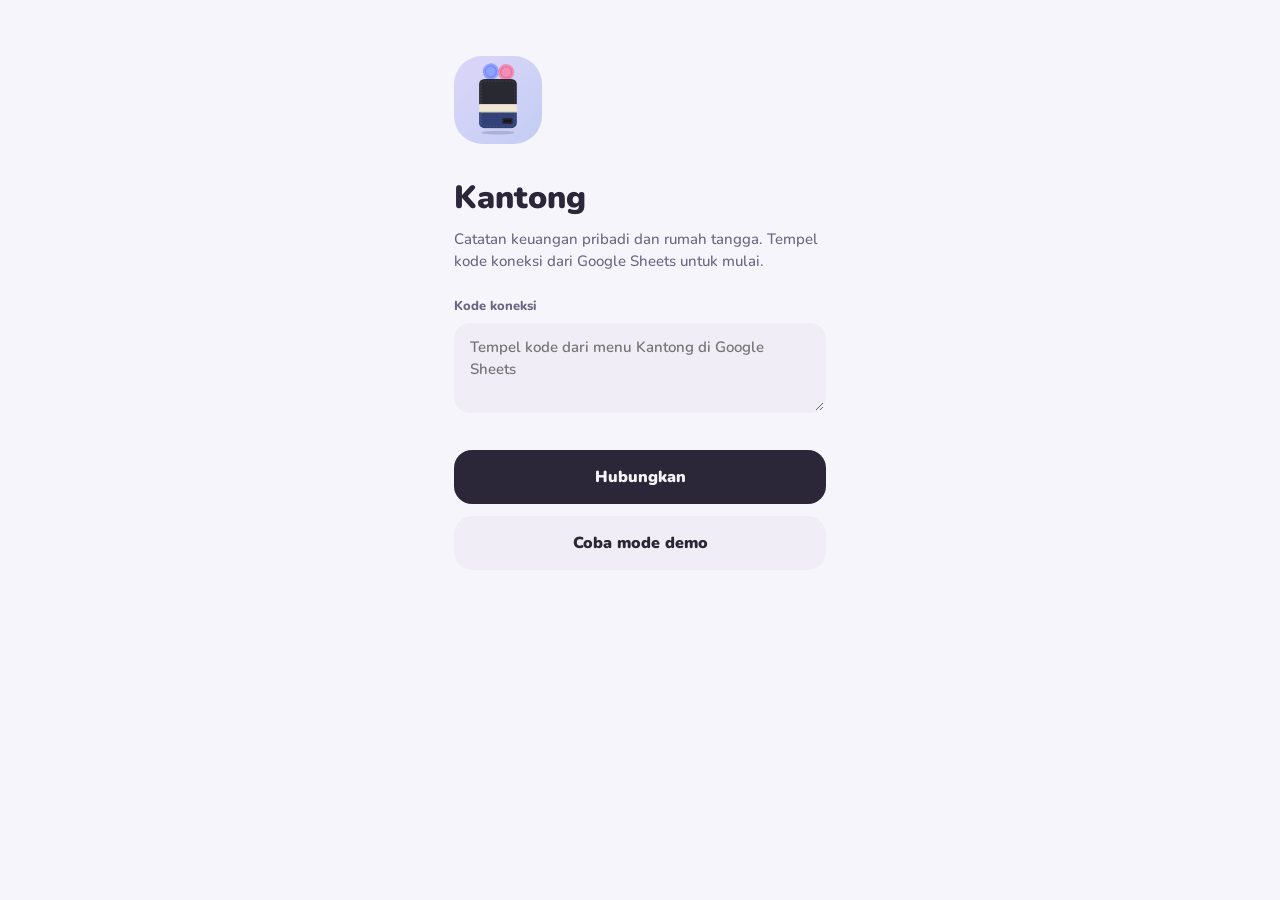
<file: kantong-pastel/index.html>
<!doctype html>
<html lang="id">
<head>
  <meta charset="utf-8">
  <meta name="viewport" content="width=device-width, initial-scale=1, viewport-fit=cover">
  <meta name="theme-color" content="#F7F5FC">
  <meta name="color-scheme" content="light dark">
  <meta name="apple-mobile-web-app-capable" content="yes">
  <meta name="mobile-web-app-capable" content="yes">
  <meta name="apple-mobile-web-app-status-bar-style" content="black-translucent">
  <meta name="apple-mobile-web-app-title" content="Kantong">
  <title>Kantong</title>
  <link rel="manifest" href="manifest.webmanifest">
  <link rel="icon" href="icons/icon.svg" type="image/svg+xml">
  <link rel="icon" href="icons/icon-32.png" sizes="32x32" type="image/png">
  <link rel="apple-touch-icon" href="icons/apple-touch-icon.png">
  <link rel="preload" href="fonts/nunito.woff2" as="font" type="font/woff2" crossorigin>
  <link rel="stylesheet" href="styles.css">
</head>
<body>
  <div id="app"></div>
  <div id="toast" class="toast" role="status" aria-live="polite"></div>
  <script src="core.js"></script>
  <script src="app.js"></script>
</body>
</html>
</file>
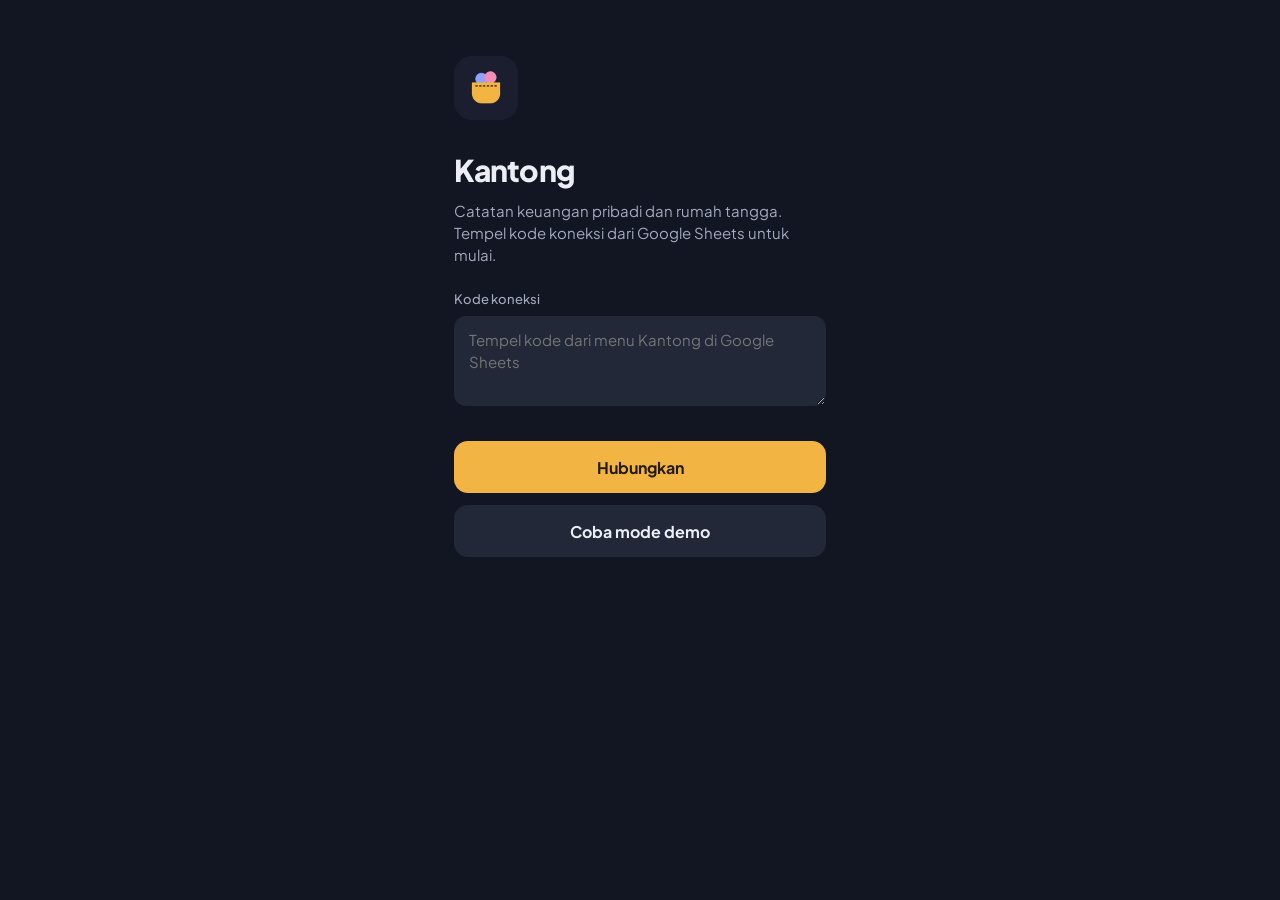
<file: kantong/app/index.html>
<!doctype html>
<html lang="id">
<head>
  <meta charset="utf-8">
  <meta name="viewport" content="width=device-width, initial-scale=1, viewport-fit=cover">
  <meta name="theme-color" content="#121522">
  <meta name="color-scheme" content="dark">
  <meta name="apple-mobile-web-app-capable" content="yes">
  <meta name="mobile-web-app-capable" content="yes">
  <meta name="apple-mobile-web-app-status-bar-style" content="black-translucent">
  <meta name="apple-mobile-web-app-title" content="Kantong">
  <title>Kantong</title>
  <link rel="manifest" href="manifest.webmanifest">
  <link rel="icon" href="icons/icon.svg" type="image/svg+xml">
  <link rel="apple-touch-icon" href="icons/apple-touch-icon.png">
  <link rel="preload" href="fonts/jakarta.woff2" as="font" type="font/woff2" crossorigin>
  <link rel="stylesheet" href="styles.css">
</head>
<body>
  <div id="app"></div>
  <div id="toast" class="toast" role="status" aria-live="polite"></div>
  <script src="core.js"></script>
  <script src="app.js"></script>
</body>
</html>
</file>
<file: kantong-pastel/styles.css>
@font-face {
  font-family: 'Nunito';
  src: url('fonts/nunito.woff2') format('woff2');
  font-weight: 200 1000;
  font-display: swap;
}

/* ---------- tema terang (default) ---------- */
:root {
  --bg: #F7F5FC;
  --surface: #FFFFFF;
  --surface-2: #F0EDF7;
  --surface-3: #E4DFF0;
  --line: #E4DFF0;
  --text: #2B2638;
  --text-2: #6B6480;
  --text-3: #9C95AE;
  --ink: #2B2638;            /* teks di atas warna pastel, selalu gelap */
  --accent: #C9B8FF;         /* lavender */
  --accent-ink: #2B2638;
  --in: #2F8A66;
  --over: #D9546A;
  --tf: #5B73C9;
  --b-riki: #B8D4FF;         /* biru langit */
  --b-istri: #FFC6DA;        /* pink */
  --b-rt: #FFE29A;           /* butter */
  --hero: #E9E1FF;
  --hero-2: #FFE7D6;
  --shadow: 0 6px 20px rgba(80, 60, 140, .07);
  --tabbar: rgba(255, 255, 255, .9);
  --scrim: rgba(43, 38, 56, .35);

  --gutter: 16px;
  --r-sheet: 28px;
  --r-card: 24px;
  --r-field: 16px;
  --tab-h: 66px;
  --safe-b: env(safe-area-inset-bottom, 0px);
  --safe-t: env(safe-area-inset-top, 0px);
  color-scheme: light;
}

/* ---------- tema gelap ---------- */
@media (prefers-color-scheme: dark) {
  :root:not([data-theme="light"]) {
    --bg: #1B1925; --surface: #252232; --surface-2: #2E2A3D; --surface-3: #3A3550; --line: #3A3550;
    --text: #F3F0FA; --text-2: #B9B2CC; --text-3: #7F7896;
    --accent: #BFAEFF; --in: #8EE3BC; --over: #FF9AAA; --tf: #A9B9FF;
    --b-riki: #9DBFF5; --b-istri: #F5A9C4; --b-rt: #F2D383;
    --hero: #33294F; --hero-2: #3D2F2A;
    --shadow: none; --tabbar: rgba(27, 25, 37, .9); --scrim: rgba(0, 0, 0, .55);
    color-scheme: dark;
  }
}
:root[data-theme="dark"] {
  --bg: #1B1925; --surface: #252232; --surface-2: #2E2A3D; --surface-3: #3A3550; --line: #3A3550;
  --text: #F3F0FA; --text-2: #B9B2CC; --text-3: #7F7896;
  --accent: #BFAEFF; --in: #8EE3BC; --over: #FF9AAA; --tf: #A9B9FF;
  --b-riki: #9DBFF5; --b-istri: #F5A9C4; --b-rt: #F2D383;
  --hero: #33294F; --hero-2: #3D2F2A;
  --shadow: none; --tabbar: rgba(27, 25, 37, .9); --scrim: rgba(0, 0, 0, .55);
  color-scheme: dark;
}

* { box-sizing: border-box; -webkit-tap-highlight-color: transparent; }
html, body { margin: 0; background: var(--bg); color: var(--text); }
body {
  font-family: 'Nunito', ui-rounded, system-ui, -apple-system, 'Segoe UI', sans-serif;
  font-size: 15px; line-height: 1.45; font-weight: 500;
  -webkit-font-smoothing: antialiased; overscroll-behavior-y: none;
}
button, input, select, textarea { font: inherit; color: inherit; }
button { cursor: pointer; border: 0; background: none; padding: 0; }
:focus-visible { outline: 2px solid var(--tf); outline-offset: 2px; border-radius: 10px; }
.num { font-variant-numeric: tabular-nums; }
.muted { color: var(--text-2); }
.faint { color: var(--text-3); }
.hidden { display: none !important; }

/* ---------- shell ---------- */
#app { max-width: 480px; margin: 0 auto; min-height: 100dvh; position: relative; }
.view { padding: calc(var(--safe-t) + 22px) var(--gutter) calc(var(--tab-h) + var(--safe-b) + 32px); }
.topbar { display: flex; align-items: flex-start; justify-content: space-between; gap: 12px; margin-bottom: 18px; }
.topbar h1 { font-size: 27px; line-height: 1.15; font-weight: 900; margin: 2px 0 0; letter-spacing: -0.02em; }
.topbar .date { font-size: 14px; color: var(--text-2); font-weight: 600; }
.back { display: inline-flex; align-items: center; gap: 4px; color: var(--text-2); min-height: 44px; margin: -8px 0 4px -6px; padding: 0 6px; font-weight: 700; }
.back svg { width: 20px; height: 20px; }
.top-actions { display: flex; gap: 8px; align-items: center; }

.sync { display: inline-flex; align-items: center; gap: 6px; font-size: 12px; font-weight: 700; color: var(--text-2);
  min-height: 34px; padding: 0 12px; border-radius: 999px; background: var(--surface); box-shadow: var(--shadow); }
.sync i { width: 8px; height: 8px; border-radius: 50%; background: var(--in); }
.sync.pending i { background: #F2B544; }
.sync.offline i { background: var(--text-3); }
.sync.busy i { animation: pulse 1s ease-in-out infinite; }
@keyframes pulse { 50% { opacity: .3; } }
.theme-btn { width: 34px; height: 34px; border-radius: 50%; background: var(--surface); box-shadow: var(--shadow); display: grid; place-items: center; color: var(--text-2); }
.theme-btn svg { width: 17px; height: 17px; }

.tabbar { position: fixed; left: 0; right: 0; bottom: 0; z-index: 20; padding-bottom: var(--safe-b); background: var(--tabbar);
  backdrop-filter: blur(14px); -webkit-backdrop-filter: blur(14px); border-top: 1px solid var(--line); }
.tabbar nav { max-width: 480px; margin: 0 auto; display: grid; grid-template-columns: repeat(4, 1fr); height: var(--tab-h); padding: 0 8px; }
.tabbar button { display: flex; flex-direction: column; align-items: center; justify-content: center; gap: 3px; font-size: 11px; font-weight: 800; color: var(--text-3); }
.tabbar button svg { width: 24px; height: 24px; padding: 2px; border-radius: 10px; box-sizing: content-box; padding: 3px 14px; }
.tabbar button[aria-current="page"] { color: var(--text); }
.tabbar button[aria-current="page"] svg { background: var(--accent); color: var(--ink); }

/* ---------- section ---------- */
.section { margin-top: 26px; }
.section-h { display: flex; align-items: baseline; justify-content: space-between; margin: 0 4px 10px; }
.section-h h2 { font-size: 18px; font-weight: 900; margin: 0; }
.section-h .aside { font-size: 13px; color: var(--text-2); font-weight: 600; }
.card { background: var(--surface); border-radius: var(--r-card); padding: 18px; box-shadow: var(--shadow); }
.empty { padding: 28px 16px; text-align: center; color: var(--text-2); font-size: 14px; }

/* ---------- chips ---------- */
.chips { display: flex; gap: 8px; overflow-x: auto; scrollbar-width: none; margin: 0 calc(var(--gutter) * -1); padding: 2px var(--gutter); scroll-padding: var(--gutter); }
.chips::-webkit-scrollbar { display: none; }
.chips.wrap { flex-wrap: wrap; overflow: visible; margin: 0; padding: 0; }
.chip { flex: none; display: inline-flex; align-items: center; gap: 8px; min-height: 42px; padding: 0 16px;
  border-radius: 999px; background: var(--surface-2); color: var(--text-2); font-size: 14px; font-weight: 700;
  border: 2px solid transparent; white-space: nowrap; }
.chip .dot { width: 10px; height: 10px; border-radius: 50%; flex: none; }
.chip[aria-pressed="true"] { background: var(--c, var(--accent)); color: var(--ink); }
.chip[aria-pressed="true"] .dot { background: var(--ink) !important; opacity: .35; }
.chip.add { color: var(--text-3); border: 2px dashed var(--line); background: none; }

.seg { display: grid; grid-auto-flow: column; grid-auto-columns: 1fr; background: var(--surface-2); border-radius: 18px; padding: 5px; gap: 4px; }
.seg button { min-height: 40px; border-radius: 14px; font-size: 14px; font-weight: 800; color: var(--text-2); }
.seg button[aria-pressed="true"] { background: var(--surface); color: var(--text); box-shadow: 0 2px 8px rgba(80, 60, 140, .10); }
.seg button[data-tipe="Pengeluaran"][aria-pressed="true"] { background: #FFD1C2; color: var(--ink); }
.seg button[data-tipe="Pemasukan"][aria-pressed="true"] { background: #BDEBD3; color: var(--ink); }
.seg button[data-tipe="Transfer"][aria-pressed="true"] { background: #C7D3FF; color: var(--ink); }

.buku-tabs { display: flex; gap: 8px; overflow-x: auto; scrollbar-width: none; margin-bottom: 16px; }
.buku-tabs button { flex: none; min-height: 38px; padding: 0 16px; border-radius: 999px; font-size: 13px; font-weight: 800;
  color: var(--text-2); background: var(--surface); display: inline-flex; align-items: center; gap: 8px; box-shadow: var(--shadow); }
.buku-tabs button i { width: 9px; height: 9px; border-radius: 50%; background: var(--c); }
.buku-tabs button[aria-pressed="true"] { background: var(--c, var(--accent)); color: var(--ink); }
.buku-tabs button[aria-pressed="true"] i { background: var(--ink); opacity: .35; }

.monthbar { display: flex; align-items: center; justify-content: space-between; margin-bottom: 16px; background: var(--surface); border-radius: 18px; padding: 2px; box-shadow: var(--shadow); }
.monthbar strong { font-size: 16px; font-weight: 900; }
.iconbtn { width: 44px; height: 44px; display: inline-flex; align-items: center; justify-content: center; border-radius: 14px; color: var(--text-2); }
.iconbtn:disabled { opacity: .3; }
.iconbtn svg { width: 20px; height: 20px; }

/* ---------- input form ---------- */
.entry { background: var(--surface); border-radius: var(--r-sheet); padding: 16px; box-shadow: var(--shadow); }
.amount { display: flex; align-items: baseline; gap: 8px; padding: 22px 6px 14px; }
.amount span { font-size: 22px; font-weight: 800; color: var(--text-3); }
.amount input { flex: 1; min-width: 0; background: none; border: 0; outline: none; font-size: 46px; font-weight: 900;
  letter-spacing: -0.02em; line-height: 1.1; caret-color: var(--tf); font-variant-numeric: tabular-nums; color: var(--text); }
.amount input::placeholder { color: var(--surface-3); }
.amount.in input { color: var(--in); }
.amount.tf input { color: var(--tf); }
.field { margin-top: 16px; }
.field label, .field .lbl { display: block; font-size: 13px; color: var(--text-2); margin-bottom: 8px; font-weight: 800; }
.row2 { display: grid; grid-template-columns: 1fr 1fr; gap: 10px; }
.input { width: 100%; min-height: 48px; background: var(--surface-2); border: 2px solid transparent; border-radius: var(--r-field);
  padding: 0 14px; outline: none; font-size: 15px; font-weight: 600; }
.input:focus { border-color: var(--accent); background: var(--surface); }
textarea.input { padding: 12px 14px; min-height: 90px; resize: vertical; }
.toggle { width: 100%; text-align: left; display: flex; align-items: center; justify-content: space-between; gap: 12px; min-height: 48px; }
.toggle .sw { position: relative; width: 48px; height: 30px; border-radius: 999px; background: var(--surface-3); flex: none; transition: background .15s; }
.toggle .sw::after { content: ''; position: absolute; top: 4px; left: 4px; width: 22px; height: 22px; border-radius: 50%; background: #fff; transition: transform .15s; box-shadow: 0 1px 3px rgba(0,0,0,.15); }
.toggle[aria-checked="true"] .sw { background: var(--accent); }
.toggle[aria-checked="true"] .sw::after { transform: translateX(18px); }
.btn { display: inline-flex; align-items: center; justify-content: center; gap: 8px; min-height: 54px; width: 100%;
  border-radius: 18px; font-weight: 900; font-size: 16px; background: var(--text); color: var(--bg); margin-top: 20px; }
.btn:disabled { opacity: .4; }
.btn.ghost { background: var(--surface-2); color: var(--text); }
.btn.danger { background: none; color: var(--over); min-height: 44px; margin-top: 8px; font-weight: 800; }
.btn.small { min-height: 38px; width: auto; padding: 0 16px; font-size: 14px; margin: 0; }
.err { color: var(--over); font-size: 13px; margin-top: 10px; font-weight: 700; }
.readonly-note { display: flex; gap: 10px; align-items: center; font-size: 13px; color: var(--text-2); font-weight: 600;
  background: var(--surface-2); border-radius: 16px; padding: 12px 14px; margin-bottom: 16px; }

/* ---------- budget meter ---------- */
.meter { height: 12px; border-radius: 999px; background: var(--surface-2); overflow: hidden; display: block; }
.meter i { display: block; height: 100%; border-radius: inherit; background: var(--c, var(--accent)); transition: width .4s ease; }
.meter.over i { background: #FFADB9; }
.budget-head { display: flex; justify-content: space-between; align-items: baseline; gap: 12px; margin-bottom: 10px; }
.budget-head .big { font-size: 24px; font-weight: 900; letter-spacing: -0.01em; }
.budget-head .big.over { color: var(--over); }
.budget-foot { display: flex; justify-content: space-between; font-size: 12px; color: var(--text-3); margin-top: 8px; font-weight: 700; }

/* kartu sisa budget di beranda: blok pastel */
.hero { background: var(--hero); border-radius: var(--r-card); padding: 18px; position: relative; overflow: hidden; }
.hero::after { content: ''; position: absolute; width: 140px; height: 140px; border-radius: 50%; right: -40px; top: -50px; background: var(--hero-2); opacity: .9; }
.hero > * { position: relative; z-index: 1; }
.hero .meter { background: rgba(255, 255, 255, .55); }
:root[data-theme="dark"] .hero .meter { background: rgba(0, 0, 0, .25); }
@media (prefers-color-scheme: dark) { :root:not([data-theme="light"]) .hero .meter { background: rgba(0, 0, 0, .25); } }

/* ---------- transaksi list ---------- */
.day { margin-top: 20px; }
#rw > .list, #cd > .list { margin-top: 16px; }
.day-h { display: flex; justify-content: space-between; font-size: 13px; color: var(--text-2); margin: 0 6px 6px; font-weight: 800; }
.tx { display: flex; align-items: center; gap: 12px; width: 100%; text-align: left; padding: 12px 2px; border-bottom: 1px dashed var(--line); min-height: 62px; }
.tx:last-child { border-bottom: 0; }
.tx .ic { width: 40px; height: 40px; border-radius: 14px 14px 14px 6px; flex: none; display: grid; place-items: center; font-weight: 900; font-size: 15px;
  background: var(--c); color: var(--ink); }
.tx .ic svg { width: 18px; height: 18px; }
.tx .main { flex: 1; min-width: 0; }
.tx .t1 { display: block; font-weight: 800; font-size: 15px; white-space: nowrap; overflow: hidden; text-overflow: ellipsis; }
.tx .t2 { font-size: 12px; color: var(--text-3); display: flex; gap: 6px; align-items: center; flex-wrap: wrap; margin-top: 2px; font-weight: 600; }
.tx .amt { font-weight: 900; font-size: 15px; white-space: nowrap; }
.tx .amt.in { color: var(--in); }
.tx .amt.tf { color: var(--tf); }
.tag { display: inline-flex; align-items: center; gap: 4px; font-size: 11px; font-weight: 800; padding: 2px 8px; border-radius: 999px; background: var(--surface-2); color: var(--text-2); }
.tag i { width: 6px; height: 6px; border-radius: 50%; background: var(--c); }
.list { background: var(--surface); border-radius: var(--r-card); padding: 0 16px; box-shadow: var(--shadow); }

/* ---------- ringkasan ---------- */
.overview { display: grid; grid-template-columns: 148px 1fr; gap: 18px; align-items: center; }
.donut { position: relative; width: 148px; height: 148px; }
.donut svg { width: 100%; height: 100%; transform: rotate(-90deg); }
.donut circle { stroke-linecap: round; }
.donut .center { position: absolute; inset: 0; display: grid; place-content: center; text-align: center; }
.donut .center small { font-size: 11px; color: var(--text-2); font-weight: 700; }
.donut .center b { font-size: 16px; font-weight: 900; }
.stats { display: grid; gap: 12px; }
.stat small { display: block; font-size: 12px; color: var(--text-2); font-weight: 700; }
.stat b { font-size: 18px; font-weight: 900; }
.stat b.in { color: var(--in); }
.stat b.over { color: var(--over); }
.cat { display: block; width: 100%; text-align: left; padding: 14px 0; border-bottom: 1px dashed var(--line); }
.cat:last-child { border-bottom: 0; }
.cat-top { display: flex; align-items: center; gap: 10px; margin-bottom: 8px; }
.cat-top .dot { width: 14px; height: 14px; border-radius: 6px 6px 6px 2px; background: var(--c); flex: none; }
.cat-top .name { flex: 1; font-weight: 800; min-width: 0; overflow: hidden; text-overflow: ellipsis; white-space: nowrap; }
.cat-top .pct { font-size: 12px; color: var(--text-3); width: 38px; text-align: right; font-weight: 700; }
.cat-top .val { font-weight: 900; }
.cat-sub { display: flex; justify-content: space-between; font-size: 12px; color: var(--text-3); margin-top: 6px; font-weight: 700; }
.cat-sub .over { color: var(--over); }
.wallet { display: flex; align-items: center; gap: 12px; padding: 12px 0; border-bottom: 1px dashed var(--line); width: 100%; text-align: left; min-height: 58px; }
.wallet:last-child { border-bottom: 0; }
.wallet .main { flex: 1; min-width: 0; }
.wallet .t1 { font-weight: 800; }
.wallet .t2 { font-size: 12px; color: var(--text-3); font-weight: 600; }
.wallet .amt { font-weight: 900; }
.wallet .amt.neg { color: var(--over); }
.wallet .ic { border-radius: 4px !important; }
.total-row { display: flex; justify-content: space-between; padding: 12px 6px 2px; font-size: 13px; color: var(--text-2); font-weight: 700; }

/* ---------- settings ---------- */
.menu { background: var(--surface); border-radius: var(--r-card); overflow: hidden; box-shadow: var(--shadow); }
.menu button { display: flex; align-items: center; gap: 12px; width: 100%; min-height: 58px; padding: 0 18px; text-align: left; border-bottom: 1px dashed var(--line); font-weight: 800; }
.menu button:last-child { border-bottom: 0; }
.menu button .main { flex: 1; }
.menu button .t2 { font-size: 12px; color: var(--text-3); font-weight: 600; }
.menu svg { width: 18px; height: 18px; color: var(--text-3); }
.menu .seg { margin: 0 18px 16px; }
.swatches { display: flex; flex-wrap: wrap; gap: 10px; }
.swatches button { width: 38px; height: 38px; border-radius: 50%; background: var(--c); border: 3px solid transparent; }
.swatches button[aria-pressed="true"] { border-color: var(--text); }
.budget-row { display: grid; grid-template-columns: 1fr 140px; gap: 12px; align-items: center; padding: 8px 0; border-bottom: 1px dashed var(--line); }
.budget-row:last-child { border-bottom: 0; }
.budget-row .name { display: flex; align-items: center; gap: 10px; font-weight: 700; min-width: 0; }
.budget-row .name .dot { width: 12px; height: 12px; border-radius: 5px 5px 5px 2px; background: var(--c); flex: none; }
.budget-row .input { text-align: right; min-height: 44px; }
.sticky-save { position: sticky; bottom: calc(var(--tab-h) + var(--safe-b) + 12px); margin-top: 16px; }

/* ---------- sheet & toast ---------- */
.scrim { position: fixed; inset: 0; z-index: 40; background: var(--scrim); opacity: 0; transition: opacity .2s; }
.scrim.show { opacity: 1; }
.sheet { position: fixed; left: 0; right: 0; bottom: 0; z-index: 41; max-width: 480px; margin: 0 auto; max-height: 92dvh; overflow-y: auto;
  background: var(--bg); border-radius: var(--r-sheet) var(--r-sheet) 0 0; padding: 8px var(--gutter) calc(var(--safe-b) + 20px);
  transform: translateY(100%); transition: transform .28s cubic-bezier(.2, .9, .3, 1.05); }
.sheet.show { transform: none; }
.sheet .grab { width: 44px; height: 5px; border-radius: 5px; background: var(--surface-3); margin: 6px auto 12px; }
.sheet-h { display: flex; align-items: center; justify-content: space-between; margin-bottom: 8px; }
.sheet-h h3 { margin: 0; font-size: 20px; font-weight: 900; }
.toast { position: fixed; left: 50%; bottom: calc(var(--tab-h) + var(--safe-b) + 16px); z-index: 60; transform: translate(-50%, 20px);
  background: var(--text); color: var(--bg); padding: 12px 18px; border-radius: 999px; font-size: 14px; font-weight: 800;
  opacity: 0; transition: opacity .2s, transform .2s; max-width: calc(100% - 32px); pointer-events: none; }
.toast.show { opacity: 1; transform: translate(-50%, 0); }
.toast.bad { background: #FFADB9; color: var(--ink); }

/* ---------- connect ---------- */
.connect { padding: calc(var(--safe-t) + 56px) 24px 40px; max-width: 420px; margin: 0 auto; }
.connect .logo { width: 88px; height: 88px; border-radius: 28px; margin-bottom: 24px; }
.connect h1 { font-size: 32px; font-weight: 900; margin: 0 0 8px; }
.connect p { color: var(--text-2); margin: 0 0 24px; }
.demo-bar { font-size: 12px; text-align: center; padding: 7px var(--gutter); background: var(--b-rt); color: var(--ink); font-weight: 700; }
.demo-bar button { font-weight: 900; text-decoration: underline; }

.skeleton { height: 64px; border-radius: 18px; background: linear-gradient(90deg, var(--surface) 0%, var(--surface-2) 50%, var(--surface) 100%);
  background-size: 200% 100%; animation: sk 1.2s linear infinite; margin-bottom: 8px; }
@keyframes sk { to { background-position: -200% 0; } }

@media (prefers-reduced-motion: reduce) { *, *::before, *::after { animation: none !important; transition: none !important; } }
@media (min-width: 520px) { .view { padding-top: 32px; } }

/* ---------- v3: pemilih kategori, reimburse, utang ---------- */
.katbtn { display: flex; align-items: center; gap: 10px; width: 100%; min-height: 52px; padding: 0 14px; text-align: left;
  background: var(--surface-2); border: 2px solid transparent; border-radius: var(--r-field); font-weight: 700; }
.katbtn:active { border-color: var(--accent); }
.katbtn .dot { width: 12px; height: 12px; border-radius: 4px; flex: none; }
.katbtn .nm { flex: 1; min-width: 0; overflow: hidden; text-overflow: ellipsis; white-space: nowrap; }
.katbtn .ph { flex: 1; color: var(--text-3); font-weight: 600; }
.katbtn .auto { font-size: 11px; font-weight: 800; padding: 2px 8px; border-radius: 999px; background: var(--accent); color: var(--accent-ink); }
.katbtn svg { width: 18px; height: 18px; color: var(--text-3); flex: none; }
.kp-h { font-size: 13px; font-weight: 800; color: var(--text-2); margin: 18px 4px 8px; }
.kp-list { max-height: 46dvh; overflow-y: auto; }
.kp-row { display: flex; align-items: center; gap: 12px; width: 100%; min-height: 50px; padding: 0 4px; text-align: left; border-bottom: 1px dashed var(--line); font-weight: 700; }
.kp-row:last-child { border-bottom: 0; }
.kp-row .dot { width: 12px; height: 12px; border-radius: 4px; background: var(--c); flex: none; }
.kp-row .name { flex: 1; }
.kp-row .chk { color: var(--in); font-weight: 900; }

.tag.wait { background: #FFE29A; color: var(--ink); }
.tag.paid { background: #B8E6CF; color: var(--ink); }
.tx .amt.dim { opacity: .45; text-decoration: line-through; }
.paychk { flex: none; width: 24px; height: 24px; border-radius: 8px; border: 2px solid var(--surface-3); display: grid; place-items: center; margin-left: 4px; background: var(--surface); }
.paychk[aria-checked="true"] { background: var(--in); border-color: var(--in); }
.paychk[aria-checked="true"]::after { content: '✓'; color: #fff; font-weight: 900; font-size: 14px; line-height: 1; }

.reim-box { display: flex; align-items: center; gap: 12px; margin-top: 16px; padding: 12px 14px; border-radius: var(--r-field); }
.reim-box.wait { background: color-mix(in srgb, #FFE29A 55%, var(--surface)); }
.reim-box.paid { background: color-mix(in srgb, #B8E6CF 55%, var(--surface)); }
.reim-box .main { flex: 1; min-width: 0; display: flex; flex-direction: column; }
.reim-box .main span { font-size: 12px; color: var(--text-2); font-weight: 600; }
.reim-sum { padding: 4px 4px 0; }
.reim-sum .t1 { font-weight: 800; font-size: 16px; }
.reim-sum .big { font-size: 26px; font-weight: 900; }
.hint { font-size: 12.5px; color: var(--text-2); font-weight: 600; margin: 12px 4px 0; line-height: 1.5; }
.hint:empty { display: none; }

.card.utang { padding-bottom: 8px; }
.utang-row { display: flex; align-items: center; gap: 10px; padding: 12px 0; border-top: 1px dashed var(--line); flex-wrap: wrap; }
.utang-row .main { flex: 1 1 160px; min-width: 0; }
.utang-row .t1 { font-weight: 800; }
.utang-row .t2 { font-size: 12px; color: var(--text-3); font-weight: 600; }
.utang-row .amt { font-weight: 900; }
</file>
<file: kantong/app/styles.css>
@font-face {
  font-family: 'Jakarta';
  src: url('fonts/jakarta.woff2') format('woff2');
  font-weight: 200 800;
  font-display: swap;
}

:root {
  --bg: #121522;
  --surface: #1A1E2E;
  --surface-2: #232839;
  --surface-3: #2C3247;
  --line: #2E3448;
  --text: #ECEEF5;
  --text-2: #A3A9BE;
  --text-3: #6E7590;
  --accent: #F2B544;
  --accent-ink: #231A05;
  --in: #5BD6A0;
  --out: #ECEEF5;
  --over: #FF7B7B;
  --tf: #8FA2FF;
  --b-riki: #8FA2FF;
  --b-istri: #F28DB5;
  --b-rt: #F2B544;

  --gutter: 16px;
  --r-sheet: 22px;
  --r-card: 16px;
  --r-field: 12px;
  --tab-h: 64px;
  --safe-b: env(safe-area-inset-bottom, 0px);
  --safe-t: env(safe-area-inset-top, 0px);
  color-scheme: dark;
}

* { box-sizing: border-box; -webkit-tap-highlight-color: transparent; }
html, body { margin: 0; background: var(--bg); color: var(--text); }
body {
  font-family: 'Jakarta', system-ui, -apple-system, 'Segoe UI', Roboto, sans-serif;
  font-size: 15px; line-height: 1.45; font-feature-settings: 'tnum' 1;
  -webkit-font-smoothing: antialiased; overscroll-behavior-y: none;
}
button, input, select, textarea { font: inherit; color: inherit; }
button { cursor: pointer; border: 0; background: none; padding: 0; }
:focus-visible { outline: 2px solid var(--accent); outline-offset: 2px; border-radius: 8px; }
.num { font-variant-numeric: tabular-nums; letter-spacing: -0.01em; }
.muted { color: var(--text-2); }
.faint { color: var(--text-3); }
.hidden { display: none !important; }

/* ---------- shell ---------- */
#app { max-width: 480px; margin: 0 auto; min-height: 100dvh; position: relative; }
.view {
  padding: calc(var(--safe-t) + 20px) var(--gutter) calc(var(--tab-h) + var(--safe-b) + 32px);
}
.topbar { display: flex; align-items: flex-start; justify-content: space-between; gap: 12px; margin-bottom: 20px; }
.topbar h1 { font-size: 24px; line-height: 1.2; font-weight: 700; margin: 2px 0 0; letter-spacing: -0.02em; }
.topbar .date { font-size: 13px; color: var(--text-2); }
.back { display: inline-flex; align-items: center; gap: 4px; color: var(--text-2); min-height: 44px; margin: -8px 0 4px -6px; padding: 0 6px; }

.sync { display: inline-flex; align-items: center; gap: 6px; font-size: 12px; color: var(--text-2);
  min-height: 32px; padding: 0 10px; border-radius: 999px; background: var(--surface); }
.sync i { width: 7px; height: 7px; border-radius: 50%; background: var(--in); }
.sync.pending i { background: var(--accent); }
.sync.offline i { background: var(--text-3); }
.sync.busy i { animation: pulse 1s ease-in-out infinite; }
@keyframes pulse { 50% { opacity: .3; } }

.tabbar {
  position: fixed; left: 0; right: 0; bottom: 0; z-index: 20;
  padding-bottom: var(--safe-b); background: rgba(18, 21, 34, .92);
  backdrop-filter: blur(14px); -webkit-backdrop-filter: blur(14px);
  border-top: 1px solid var(--line);
}
.tabbar nav { max-width: 480px; margin: 0 auto; display: grid; grid-template-columns: repeat(4, 1fr); height: var(--tab-h); }
.tabbar button { display: flex; flex-direction: column; align-items: center; justify-content: center; gap: 4px;
  font-size: 11px; font-weight: 600; color: var(--text-3); }
.tabbar button svg { width: 22px; height: 22px; }
.tabbar button[aria-current="page"] { color: var(--text); }
.tabbar button[aria-current="page"] svg { color: var(--accent); }

/* ---------- section ---------- */
.section { margin-top: 28px; }
.section-h { display: flex; align-items: baseline; justify-content: space-between; margin: 0 0 10px; }
.section-h h2 { font-size: 16px; font-weight: 700; margin: 0; letter-spacing: -0.01em; }
.section-h .aside { font-size: 13px; color: var(--text-2); }
.card { background: var(--surface); border-radius: var(--r-card); padding: 16px; }
.empty { padding: 28px 16px; text-align: center; color: var(--text-2); font-size: 14px; }

/* ---------- chips ---------- */
.chips { display: flex; gap: 8px; overflow-x: auto; scrollbar-width: none; margin: 0 calc(var(--gutter) * -1);
  padding: 2px var(--gutter); scroll-padding: var(--gutter); }
.chips::-webkit-scrollbar { display: none; }
.chips.wrap { flex-wrap: wrap; overflow: visible; margin: 0; padding: 0; }
.chip { flex: none; display: inline-flex; align-items: center; gap: 8px; min-height: 40px; padding: 0 14px;
  border-radius: 999px; background: var(--surface-2); color: var(--text-2); font-size: 14px; font-weight: 500;
  border: 1px solid transparent; white-space: nowrap; }
.chip .dot { width: 8px; height: 8px; border-radius: 50%; flex: none; }
.chip[aria-pressed="true"] { background: var(--surface-3); color: var(--text); border-color: var(--c, var(--accent)); }
.chip.add { color: var(--text-3); border: 1px dashed var(--line); background: none; }

.seg { display: grid; grid-auto-flow: column; grid-auto-columns: 1fr; background: var(--surface-2); border-radius: 12px; padding: 4px; gap: 4px; }
.seg button { min-height: 38px; border-radius: 9px; font-size: 14px; font-weight: 600; color: var(--text-2); }
.seg button[aria-pressed="true"] { background: var(--surface-3); color: var(--text); box-shadow: inset 0 0 0 1px var(--line); }

.buku-tabs { display: flex; gap: 6px; overflow-x: auto; scrollbar-width: none; margin-bottom: 16px; }
.buku-tabs button { flex: none; min-height: 36px; padding: 0 14px; border-radius: 999px; font-size: 13px; font-weight: 600;
  color: var(--text-2); background: var(--surface); display: inline-flex; align-items: center; gap: 8px; }
.buku-tabs button i { width: 8px; height: 8px; border-radius: 50%; background: var(--c); }
.buku-tabs button[aria-pressed="true"] { background: var(--text); color: var(--bg); }

.monthbar { display: flex; align-items: center; justify-content: space-between; margin-bottom: 16px; }
.monthbar strong { font-size: 17px; font-weight: 700; }
.iconbtn { width: 44px; height: 44px; display: inline-flex; align-items: center; justify-content: center; border-radius: 12px; color: var(--text-2); }
.iconbtn:disabled { opacity: .3; }
.iconbtn svg { width: 20px; height: 20px; }

/* ---------- input form ---------- */
.entry { background: var(--surface); border-radius: var(--r-sheet); padding: 16px; }
.amount { display: flex; align-items: baseline; gap: 8px; padding: 22px 4px 18px; }
.amount span { font-size: 20px; font-weight: 600; color: var(--text-3); }
.amount input { flex: 1; min-width: 0; background: none; border: 0; outline: none; font-size: 44px; font-weight: 700;
  letter-spacing: -0.03em; line-height: 1.1; caret-color: var(--accent); font-variant-numeric: tabular-nums; }
.amount input::placeholder { color: var(--surface-3); }
.amount.out input { color: var(--out); }
.amount.in input { color: var(--in); }
.amount.tf input { color: var(--tf); }
.field { margin-top: 16px; }
.field label, .field .lbl { display: block; font-size: 13px; color: var(--text-2); margin-bottom: 8px; font-weight: 500; }
.row2 { display: grid; grid-template-columns: 1fr 1fr; gap: 10px; }
.input { width: 100%; min-height: 46px; background: var(--surface-2); border: 1px solid transparent; border-radius: var(--r-field);
  padding: 0 14px; outline: none; font-size: 15px; }
.input:focus { border-color: var(--line); background: var(--surface-3); }
textarea.input { padding: 12px 14px; min-height: 90px; resize: vertical; }
input[type="date"].input { color-scheme: dark; }
.toggle { width: 100%; text-align: left; display: flex; align-items: center; justify-content: space-between; gap: 12px; min-height: 46px; }
.toggle .sw { position: relative; width: 46px; height: 28px; border-radius: 999px; background: var(--surface-3); flex: none; transition: background .15s; }
.toggle .sw::after { content: ''; position: absolute; top: 3px; left: 3px; width: 22px; height: 22px; border-radius: 50%; background: var(--text-2); transition: transform .15s, background .15s; }
.toggle[aria-checked="true"] .sw { background: var(--accent); }
.toggle[aria-checked="true"] .sw::after { transform: translateX(18px); background: var(--accent-ink); }
.btn { display: inline-flex; align-items: center; justify-content: center; gap: 8px; min-height: 52px; width: 100%;
  border-radius: 14px; font-weight: 700; font-size: 16px; background: var(--accent); color: var(--accent-ink); margin-top: 20px; }
.btn:disabled { opacity: .4; }
.btn.ghost { background: var(--surface-2); color: var(--text); }
.btn.danger { background: none; color: var(--over); min-height: 44px; margin-top: 8px; font-weight: 600; }
.btn.small { min-height: 40px; width: auto; padding: 0 16px; font-size: 14px; margin: 0; }
.err { color: var(--over); font-size: 13px; margin-top: 10px; min-height: 0; }
.readonly-note { display: flex; gap: 10px; align-items: center; font-size: 13px; color: var(--text-2);
  background: var(--surface); border-radius: 12px; padding: 12px 14px; margin-bottom: 16px; }

/* ---------- budget meter ---------- */
.meter { height: 8px; border-radius: 999px; background: var(--surface-3); overflow: hidden; }
.meter i { display: block; height: 100%; border-radius: inherit; background: var(--c, var(--accent)); transition: width .3s ease; }
.meter.over i { background: var(--over); }
.budget-head { display: flex; justify-content: space-between; align-items: baseline; gap: 12px; margin-bottom: 10px; }
.budget-head .big { font-size: 22px; font-weight: 700; letter-spacing: -0.02em; }
.budget-head .big.over { color: var(--over); }
.budget-foot { display: flex; justify-content: space-between; font-size: 12px; color: var(--text-3); margin-top: 8px; }

/* ---------- transaksi list ---------- */
.day { margin-top: 20px; }
#rw > .list, #cd > .list { margin-top: 16px; }
.day-h { display: flex; justify-content: space-between; font-size: 13px; color: var(--text-2); margin-bottom: 4px; padding: 0 2px; }
.tx { display: flex; align-items: center; gap: 12px; width: 100%; text-align: left; padding: 12px 2px; border-bottom: 1px solid var(--surface-2); min-height: 60px; }
.tx:last-child { border-bottom: 0; }
.tx .ic { width: 36px; height: 36px; border-radius: 12px; flex: none; display: grid; place-items: center; font-weight: 700; font-size: 14px;
  background: color-mix(in srgb, var(--c) 18%, transparent); color: var(--c); }
.tx .ic svg { width: 18px; height: 18px; }
.tx .main { flex: 1; min-width: 0; }
.tx .t1 { font-weight: 600; font-size: 15px; white-space: nowrap; overflow: hidden; text-overflow: ellipsis; }
.tx .t2 { font-size: 12px; color: var(--text-3); display: flex; gap: 6px; align-items: center; flex-wrap: wrap; margin-top: 2px; }
.tx .amt { font-weight: 700; font-size: 15px; white-space: nowrap; }
.tx .amt.in { color: var(--in); }
.tx .amt.tf { color: var(--tf); }
.tag { display: inline-flex; align-items: center; gap: 4px; font-size: 11px; font-weight: 600; padding: 1px 7px; border-radius: 6px;
  background: var(--surface-2); color: var(--text-2); }
.tag i { width: 6px; height: 6px; border-radius: 50%; background: var(--c); }
.list { background: var(--surface); border-radius: var(--r-card); padding: 0 14px; }

/* ---------- ringkasan ---------- */
.overview { display: grid; grid-template-columns: 148px 1fr; gap: 18px; align-items: center; }
.donut { position: relative; width: 148px; height: 148px; }
.donut svg { width: 100%; height: 100%; transform: rotate(-90deg); }
.donut .center { position: absolute; inset: 0; display: grid; place-content: center; text-align: center; }
.donut .center small { font-size: 11px; color: var(--text-2); }
.donut .center b { font-size: 15px; font-weight: 700; letter-spacing: -0.02em; }
.stats { display: grid; gap: 12px; }
.stat small { display: block; font-size: 12px; color: var(--text-2); }
.stat b { font-size: 17px; font-weight: 700; letter-spacing: -0.01em; }
.stat b.in { color: var(--in); }
.stat b.over { color: var(--over); }
.cat { display: block; width: 100%; text-align: left; padding: 14px 0; border-bottom: 1px solid var(--surface-2); }
.cat:last-child { border-bottom: 0; }
.cat-top { display: flex; align-items: center; gap: 10px; margin-bottom: 8px; }
.cat-top .dot { width: 10px; height: 10px; border-radius: 3px; background: var(--c); flex: none; }
.cat-top .name { flex: 1; font-weight: 600; min-width: 0; overflow: hidden; text-overflow: ellipsis; white-space: nowrap; }
.cat-top .pct { font-size: 12px; color: var(--text-3); width: 38px; text-align: right; }
.cat-top .val { font-weight: 700; }
.cat-sub { display: flex; justify-content: space-between; font-size: 12px; color: var(--text-3); margin-top: 6px; }
.cat-sub .over { color: var(--over); }
.wallet { display: flex; align-items: center; gap: 12px; padding: 12px 0; border-bottom: 1px solid var(--surface-2); width: 100%; text-align: left; min-height: 56px; }
.wallet:last-child { border-bottom: 0; }
.wallet .main { flex: 1; min-width: 0; }
.wallet .t1 { font-weight: 600; }
.wallet .t2 { font-size: 12px; color: var(--text-3); }
.wallet .amt { font-weight: 700; }
.wallet .amt.neg { color: var(--over); }
.total-row { display: flex; justify-content: space-between; padding: 12px 0 2px; font-size: 13px; color: var(--text-2); }

/* ---------- settings ---------- */
.menu { background: var(--surface); border-radius: var(--r-card); overflow: hidden; }
.menu button { display: flex; align-items: center; gap: 12px; width: 100%; min-height: 56px; padding: 0 16px; text-align: left; border-bottom: 1px solid var(--surface-2); }
.menu button:last-child { border-bottom: 0; }
.menu button .main { flex: 1; }
.menu button .t2 { font-size: 12px; color: var(--text-3); }
.menu svg { width: 18px; height: 18px; color: var(--text-3); }
.swatches { display: flex; flex-wrap: wrap; gap: 10px; }
.swatches button { width: 36px; height: 36px; border-radius: 50%; background: var(--c); border: 3px solid transparent; }
.swatches button[aria-pressed="true"] { border-color: var(--text); }
.budget-row { display: grid; grid-template-columns: 1fr 140px; gap: 12px; align-items: center; padding: 8px 0; border-bottom: 1px solid var(--surface-2); }
.budget-row:last-child { border-bottom: 0; }
.budget-row .name { display: flex; align-items: center; gap: 10px; font-weight: 500; min-width: 0; }
.budget-row .name .dot { width: 10px; height: 10px; border-radius: 3px; background: var(--c); flex: none; }
.budget-row .input { text-align: right; min-height: 42px; }
.sticky-save { position: sticky; bottom: calc(var(--tab-h) + var(--safe-b) + 12px); margin-top: 16px; }

/* ---------- sheet & toast ---------- */
.scrim { position: fixed; inset: 0; z-index: 40; background: rgba(5, 7, 14, .6); opacity: 0; transition: opacity .2s; }
.scrim.show { opacity: 1; }
.sheet { position: fixed; left: 0; right: 0; bottom: 0; z-index: 41; max-width: 480px; margin: 0 auto; max-height: 92dvh; overflow-y: auto;
  background: var(--bg); border-radius: var(--r-sheet) var(--r-sheet) 0 0; padding: 8px var(--gutter) calc(var(--safe-b) + 20px);
  transform: translateY(100%); transition: transform .25s cubic-bezier(.2, .8, .2, 1); border-top: 1px solid var(--line); }
.sheet.show { transform: none; }
.sheet .grab { width: 40px; height: 4px; border-radius: 4px; background: var(--surface-3); margin: 4px auto 12px; }
.sheet-h { display: flex; align-items: center; justify-content: space-between; margin-bottom: 8px; }
.sheet-h h3 { margin: 0; font-size: 18px; font-weight: 700; }
.toast { position: fixed; left: 50%; bottom: calc(var(--tab-h) + var(--safe-b) + 16px); z-index: 60; transform: translate(-50%, 20px);
  background: var(--text); color: var(--bg); padding: 12px 16px; border-radius: 12px; font-size: 14px; font-weight: 600;
  opacity: 0; transition: opacity .2s, transform .2s; max-width: calc(100% - 32px); pointer-events: none; }
.toast.show { opacity: 1; transform: translate(-50%, 0); }
.toast.bad { background: var(--over); color: #2A0A0A; }

/* ---------- connect ---------- */
.connect { padding: calc(var(--safe-t) + 56px) 24px 40px; max-width: 420px; margin: 0 auto; }
.connect .logo { width: 64px; height: 64px; border-radius: 18px; margin-bottom: 24px; }
.connect h1 { font-size: 30px; font-weight: 800; letter-spacing: -0.03em; margin: 0 0 8px; }
.connect p { color: var(--text-2); margin: 0 0 24px; }
.demo-bar { font-size: 12px; text-align: center; padding: 6px var(--gutter); background: var(--surface-2); color: var(--text-2); }
.demo-bar button { color: var(--accent); font-weight: 600; text-decoration: underline; }

.skeleton { height: 64px; border-radius: 12px; background: linear-gradient(90deg, var(--surface) 0%, var(--surface-2) 50%, var(--surface) 100%);
  background-size: 200% 100%; animation: sk 1.2s linear infinite; margin-bottom: 8px; }
@keyframes sk { to { background-position: -200% 0; } }

@media (prefers-reduced-motion: reduce) {
  *, *::before, *::after { animation: none !important; transition: none !important; }
}
@media (min-width: 520px) {
  .view { padding-top: 32px; }
}
</file>
